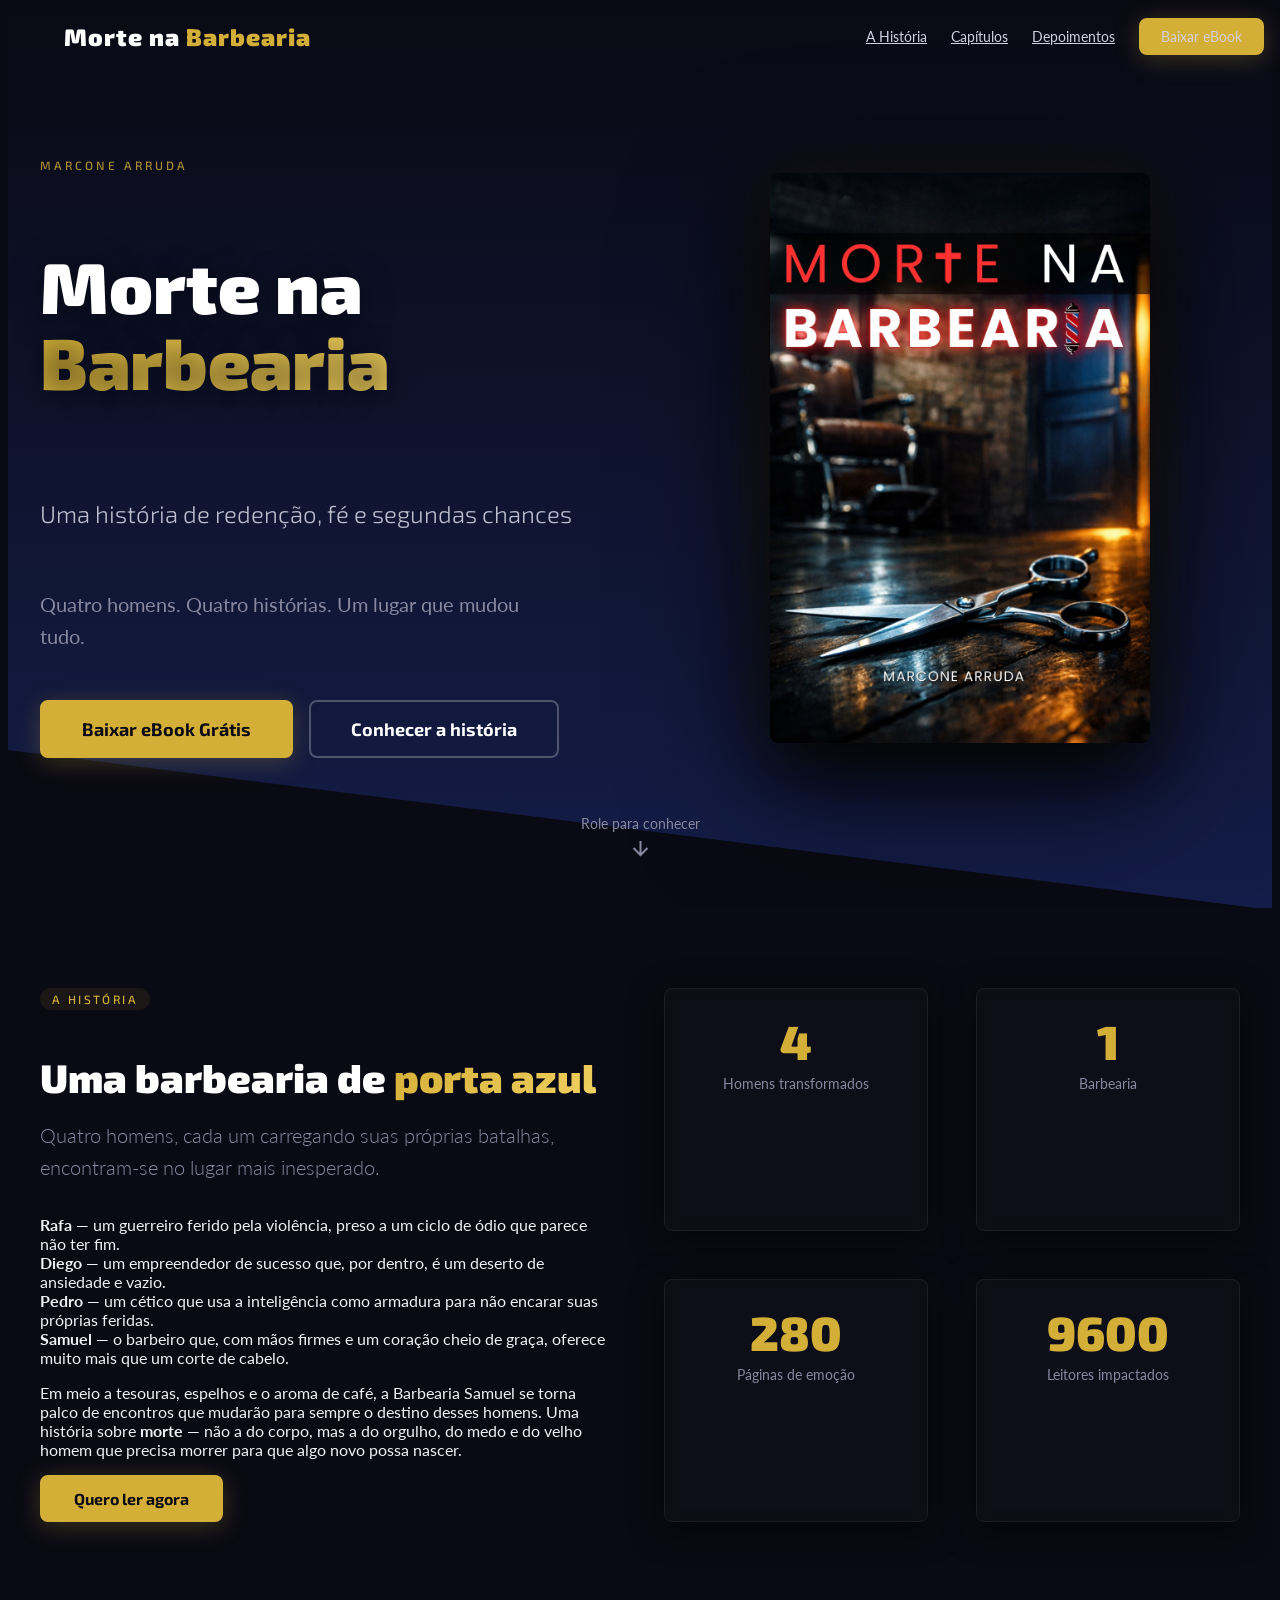
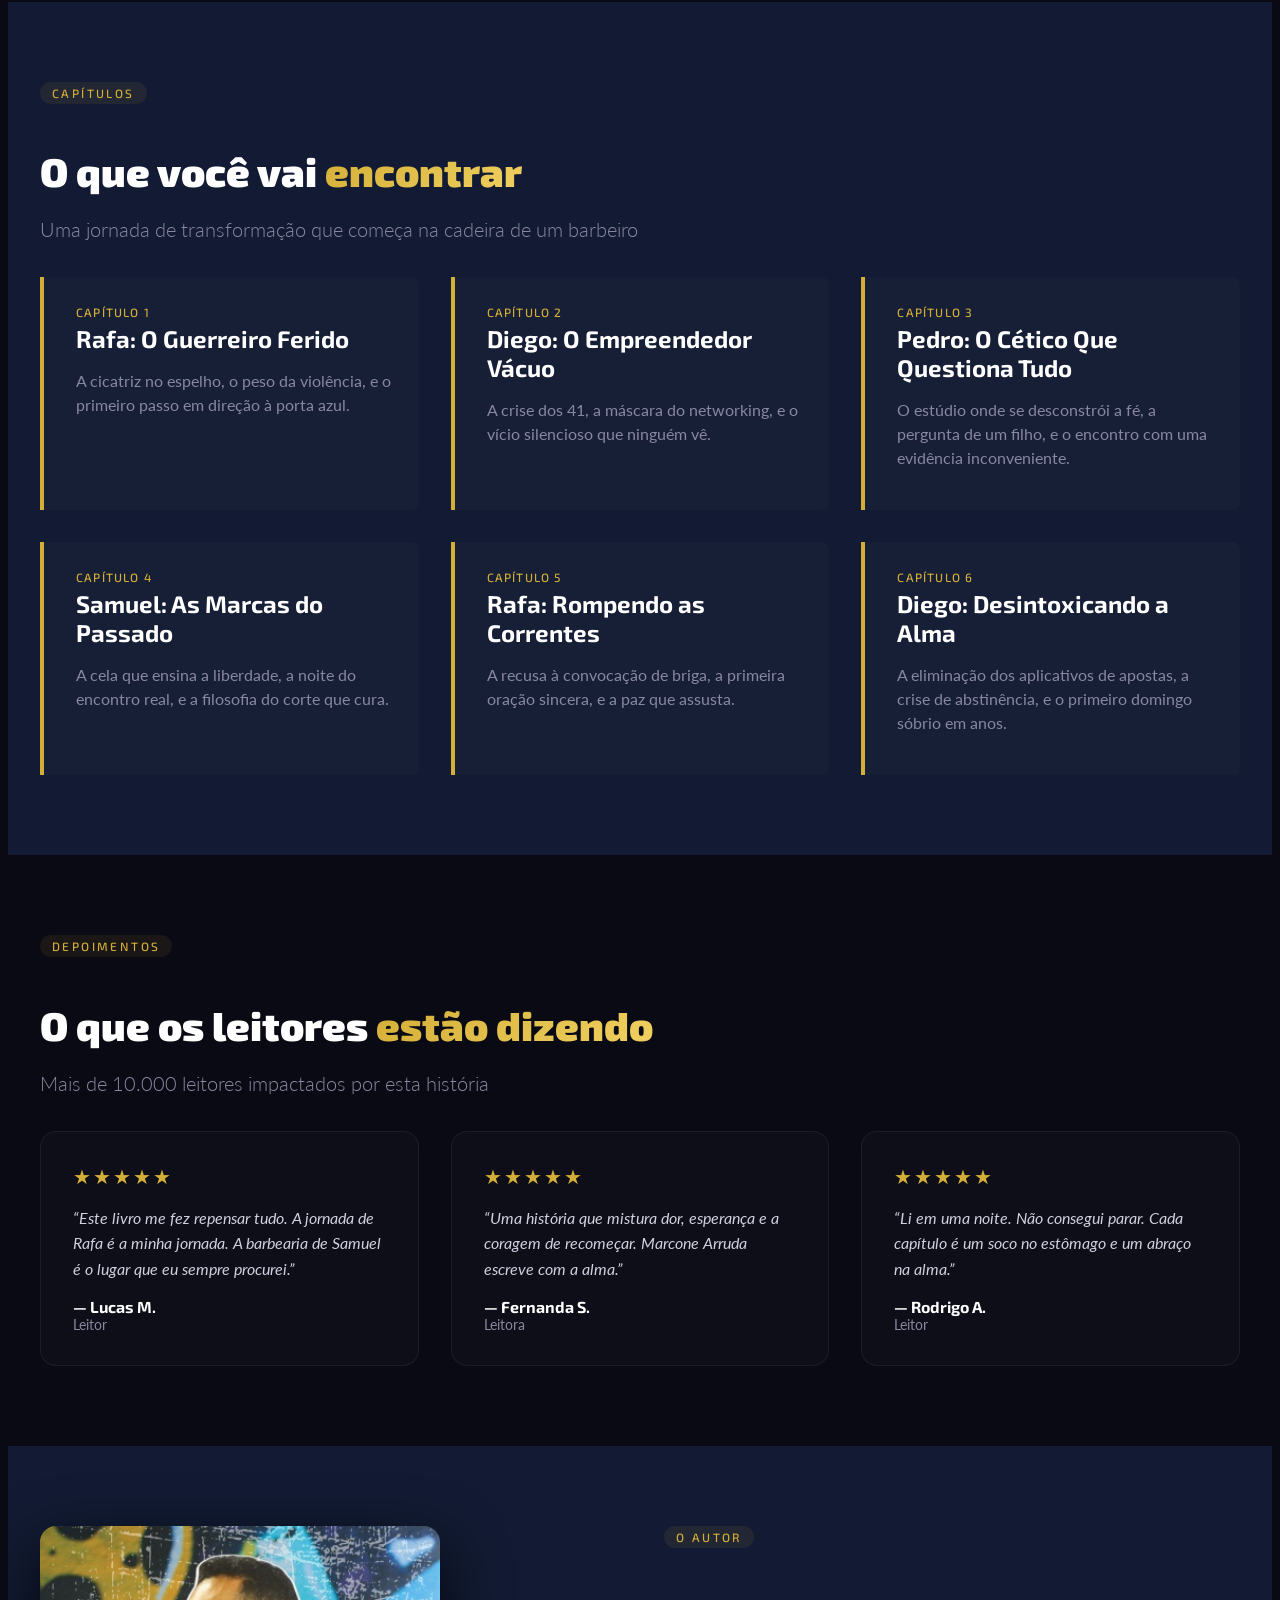
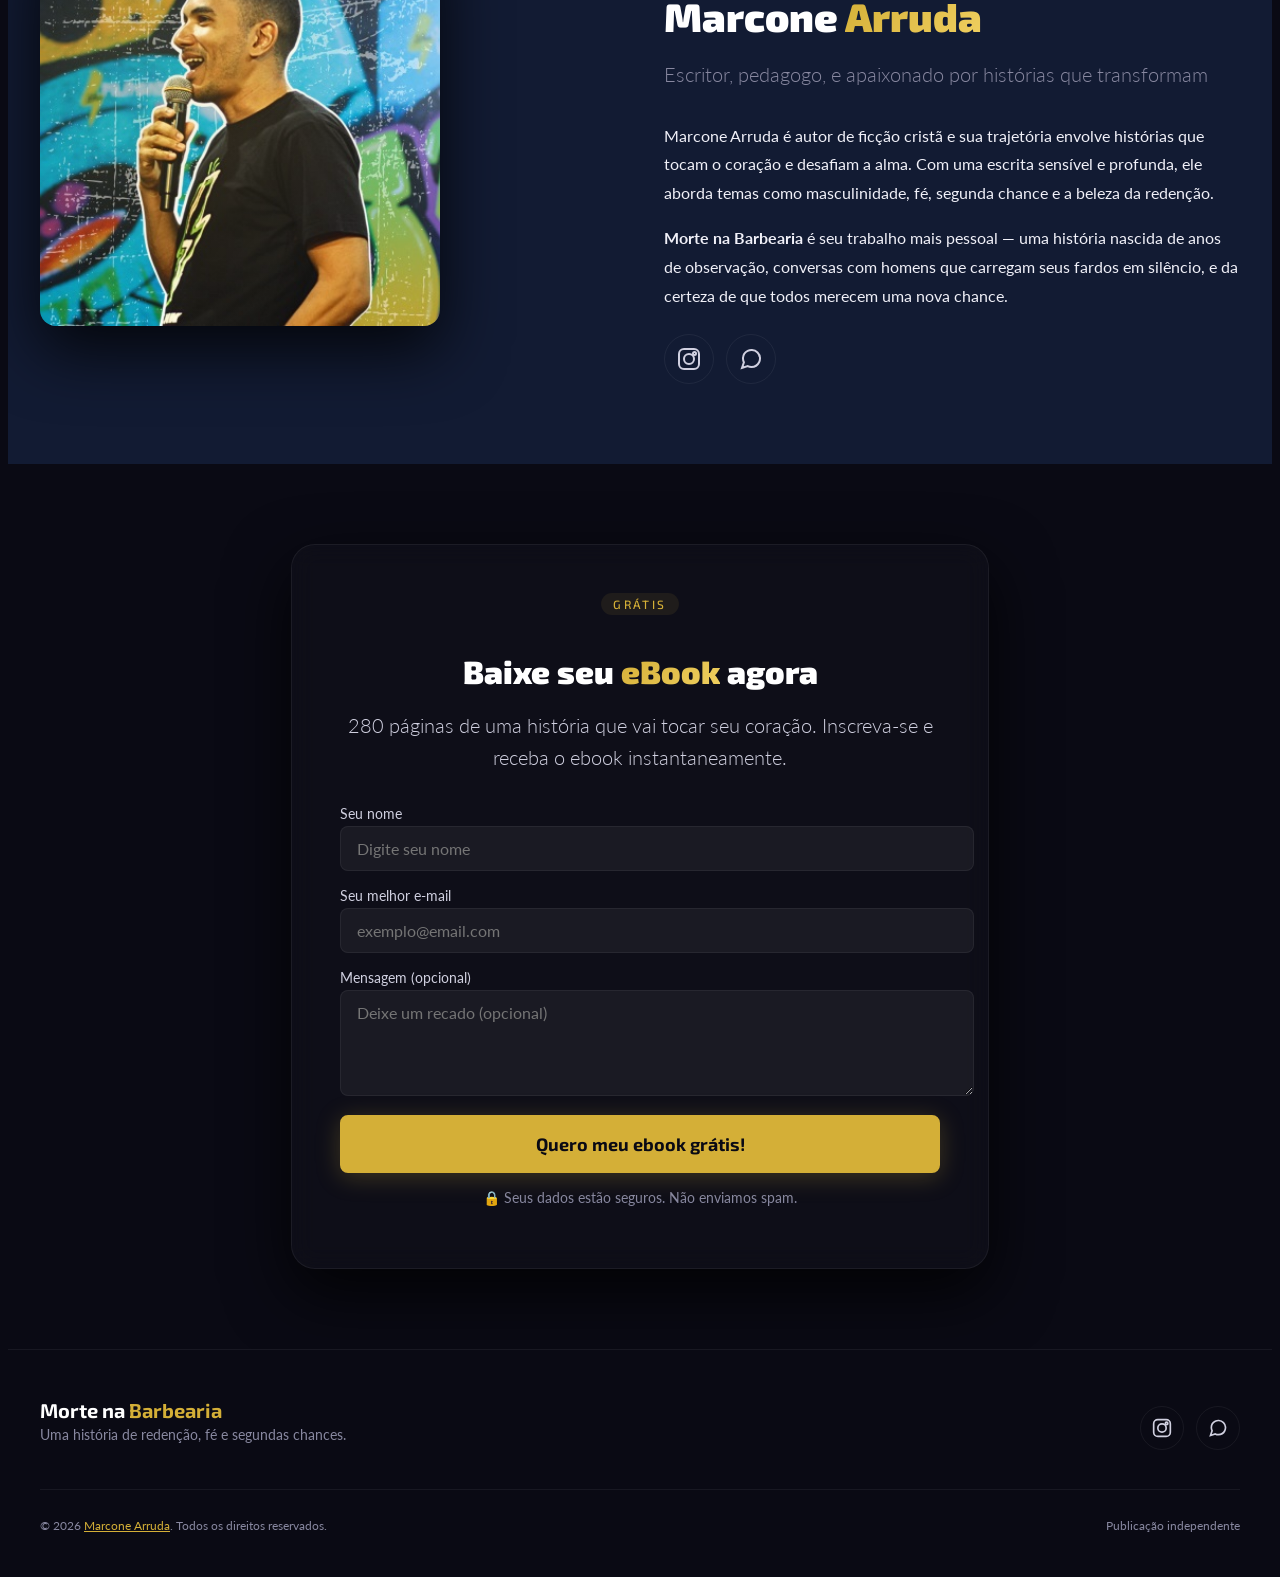
<file: index.html>
<!DOCTYPE html>
<html lang="pt-BR">
<head>
  <meta charset="UTF-8" />
  <meta name="viewport" content="width=device-width, initial-scale=1.0" />
  <title>Morte na Barbearia — Marcone Arruda</title>
  <meta name="description" content="Baixe grátis o ebook Morte na Barbearia, de Marcone Arruda. Uma história de redenção, fé e segundas chances." />
  <link rel="manifest" href="manifest.json" />
  <link rel="icon" href="assets/icons/favicon.ico" />
  <link rel="apple-touch-icon" href="assets/icons/icon-192.png" />
  <meta name="theme-color" content="#0a0a14" />

  <!-- Open Graph -->
  <meta property="og:title" content="Morte na Barbearia — Marcone Arruda" />
  <meta property="og:description" content="Baixe grátis o ebook Morte na Barbearia. Uma história de redenção, fé e segundas chances." />
  <meta property="og:image" content="https://seu-site.com/assets/images/og-image.jpg" />
  <meta property="og:url" content="https://seu-site.com" />
  <meta property="og:type" content="website" />

  <!-- Twitter Card -->
  <meta name="twitter:card" content="summary_large_image" />
  <meta name="twitter:title" content="Morte na Barbearia — Marcone Arruda" />
  <meta name="twitter:description" content="Baixe grátis o ebook Morte na Barbearia." />
  <meta name="twitter:image" content="https://seu-site.com/assets/images/og-image.jpg" />

  <!-- Schema.org (Product) -->
  <script type="application/ld+json">
  {
    "@context": "https://schema.org",
    "@type": "Product",
    "name": "Morte na Barbearia",
    "description": "Uma história de redenção, fé e segundas chances.",
    "image": "https://seu-site.com/assets/images/capa.jpg",
    "author": {
      "@type": "Person",
      "name": "Marcone Arruda"
    },
    "offers": {
      "@type": "Offer",
      "price": "0",
      "priceCurrency": "BRL"
    }
  }
  </script>

  <link rel="preconnect" href="https://fonts.googleapis.com" />
  <link rel="preconnect" href="https://fonts.gstatic.com" crossorigin />
  <link href="https://fonts.googleapis.com/css2?family=Exo+2:wght@300;500;700;900&family=Lato:wght@300;400;700&display=swap" rel="stylesheet" />

  <link rel="stylesheet" href="css/style.css" />
</head>
<body>

  <!-- HEADER -->
  <header class="header" role="banner">
    <div class="container">
      <div class="header-logo">Morte na <span>Barbearia</span></div>
      <nav class="header-nav" aria-label="Navegação principal">
        <a href="#about">A História</a>
        <a href="#chapters">Capítulos</a>
        <a href="#testimonials">Depoimentos</a>
        <a href="#form" class="btn btn-primary">Baixar eBook</a>
      </nav>
    </div>
  </header>

  <!-- HERO -->
  <section class="hero" id="hero" aria-label="Apresentação do livro">
    <div class="hero-overlay"></div>
    <div class="hero-shape-bottom" aria-hidden="true"></div>
    <div class="container hero-container">
      <div class="hero-content">
        <span class="hero-badge">MARCONE ARRUDA</span>
        <h1 class="hero-title">Morte na <span class="hero-title-highlight">Barbearia</span></h1>
        <p class="hero-subtitle">Uma história de redenção, fé e segundas chances</p>
        <p class="hero-description">Quatro homens. Quatro histórias. Um lugar que mudou tudo.</p>
        <div class="hero-actions">
          <a href="#form" class="btn btn-primary btn-lg">Baixar eBook Grátis</a>
          <a href="#about" class="btn btn-outline btn-lg">Conhecer a história</a>
        </div>
      </div>
      <div class="hero-image">
        <div class="book-mockup">
          <img src="assets/images/capa.jpg" alt="Capa do livro Morte na Barbearia" loading="lazy" decoding="async" />
          <div class="book-glow" aria-hidden="true"></div>
        </div>
      </div>
    </div>
    <div class="hero-scroll" aria-hidden="true">
      <span>Role para conhecer</span>
      <svg width="24" height="24" viewBox="0 0 24 24" fill="none" stroke="currentColor" stroke-width="2"><path d="M12 5v14M5 12l7 7 7-7"/></svg>
    </div>
  </section>

  <!-- ABOUT / A HISTÓRIA -->
  <section class="about section section--dark" id="about" aria-label="Sobre o livro">
    <div class="container">
      <div class="about-grid grid-2">
        <div class="about-text reveal">
          <span class="section-tag">A HISTÓRIA</span>
          <h2 class="section-title">Uma barbearia de <span class="highlight">porta azul</span></h2>
          <p class="section-sub">Quatro homens, cada um carregando suas próprias batalhas, encontram-se no lugar mais inesperado.</p>
          <div class="about-desc">
            <p><strong>Rafa</strong> — um guerreiro ferido pela violência, preso a um ciclo de ódio que parece não ter fim.<br />
            <strong>Diego</strong> — um empreendedor de sucesso que, por dentro, é um deserto de ansiedade e vazio.<br />
            <strong>Pedro</strong> — um cético que usa a inteligência como armadura para não encarar suas próprias feridas.<br />
            <strong>Samuel</strong> — o barbeiro que, com mãos firmes e um coração cheio de graça, oferece muito mais que um corte de cabelo.</p>
            <p>Em meio a tesouras, espelhos e o aroma de café, a Barbearia Samuel se torna palco de encontros que mudarão para sempre o destino desses homens. Uma história sobre <strong>morte</strong> — não a do corpo, mas a do orgulho, do medo e do velho homem que precisa morrer para que algo novo possa nascer.</p>
          </div>
          <a href="#form" class="btn btn-primary">Quero ler agora</a>
        </div>
        <div class="about-stats grid-2">
          <div class="stat-card card reveal reveal-delay-1">
            <span class="stat-number" data-count="4">0</span>
            <span class="stat-label">Homens transformados</span>
          </div>
          <div class="stat-card card reveal reveal-delay-2">
            <span class="stat-number" data-count="1">0</span>
            <span class="stat-label">Barbearia</span>
          </div>
          <div class="stat-card card reveal reveal-delay-3">
            <span class="stat-number" data-count="280">0</span>
            <span class="stat-label">Páginas de emoção</span>
          </div>
          <div class="stat-card card reveal reveal-delay-4">
            <span class="stat-number" data-count="10000">0</span>
            <span class="stat-label">Leitores impactados</span>
          </div>
        </div>
      </div>
    </div>
  </section>

  <!-- CHAPTERS -->
  <section class="chapters section section--navy" id="chapters" aria-label="Destaques do livro">
    <div class="container">
      <span class="section-tag">CAPÍTULOS</span>
      <h2 class="section-title">O que você vai <span class="highlight">encontrar</span></h2>
      <p class="section-sub">Uma jornada de transformação que começa na cadeira de um barbeiro</p>
      <div class="chapters-grid grid-3">
        <div class="chapter-card reveal reveal-delay-1">
          <span class="chapter-number">Capítulo 1</span>
          <h3 class="chapter-title">Rafa: O Guerreiro Ferido</h3>
          <p class="chapter-excerpt">A cicatriz no espelho, o peso da violência, e o primeiro passo em direção à porta azul.</p>
        </div>
        <div class="chapter-card reveal reveal-delay-2">
          <span class="chapter-number">Capítulo 2</span>
          <h3 class="chapter-title">Diego: O Empreendedor Vácuo</h3>
          <p class="chapter-excerpt">A crise dos 41, a máscara do networking, e o vício silencioso que ninguém vê.</p>
        </div>
        <div class="chapter-card reveal reveal-delay-3">
          <span class="chapter-number">Capítulo 3</span>
          <h3 class="chapter-title">Pedro: O Cético Que Questiona Tudo</h3>
          <p class="chapter-excerpt">O estúdio onde se desconstrói a fé, a pergunta de um filho, e o encontro com uma evidência inconveniente.</p>
        </div>
        <div class="chapter-card reveal reveal-delay-1">
          <span class="chapter-number">Capítulo 4</span>
          <h3 class="chapter-title">Samuel: As Marcas do Passado</h3>
          <p class="chapter-excerpt">A cela que ensina a liberdade, a noite do encontro real, e a filosofia do corte que cura.</p>
        </div>
        <div class="chapter-card reveal reveal-delay-2">
          <span class="chapter-number">Capítulo 5</span>
          <h3 class="chapter-title">Rafa: Rompendo as Correntes</h3>
          <p class="chapter-excerpt">A recusa à convocação de briga, a primeira oração sincera, e a paz que assusta.</p>
        </div>
        <div class="chapter-card reveal reveal-delay-3">
          <span class="chapter-number">Capítulo 6</span>
          <h3 class="chapter-title">Diego: Desintoxicando a Alma</h3>
          <p class="chapter-excerpt">A eliminação dos aplicativos de apostas, a crise de abstinência, e o primeiro domingo sóbrio em anos.</p>
        </div>
      </div>
    </div>
  </section>

  <!-- TESTIMONIALS -->
  <section class="testimonials section section--dark" id="testimonials" aria-label="Depoimentos">
    <div class="container">
      <span class="section-tag">DEPOIMENTOS</span>
      <h2 class="section-title">O que os leitores <span class="highlight">estão dizendo</span></h2>
      <p class="section-sub">Mais de 10.000 leitores impactados por esta história</p>
      <div class="testimonials-grid grid-3">
        <div class="testimonial-card reveal reveal-delay-1">
          <div class="testimonial-rating">★★★★★</div>
          <blockquote><p>“Este livro me fez repensar tudo. A jornada de Rafa é a minha jornada. A barbearia de Samuel é o lugar que eu sempre procurei.”</p></blockquote>
          <div class="testimonial-author"><strong>— Lucas M.</strong><span>Leitor</span></div>
        </div>
        <div class="testimonial-card reveal reveal-delay-2">
          <div class="testimonial-rating">★★★★★</div>
          <blockquote><p>“Uma história que mistura dor, esperança e a coragem de recomeçar. Marcone Arruda escreve com a alma.”</p></blockquote>
          <div class="testimonial-author"><strong>— Fernanda S.</strong><span>Leitora</span></div>
        </div>
        <div class="testimonial-card reveal reveal-delay-3">
          <div class="testimonial-rating">★★★★★</div>
          <blockquote><p>“Li em uma noite. Não consegui parar. Cada capítulo é um soco no estômago e um abraço na alma.”</p></blockquote>
          <div class="testimonial-author"><strong>— Rodrigo A.</strong><span>Leitor</span></div>
        </div>
      </div>
    </div>
  </section>

  <!-- AUTHOR -->
  <section class="author section section--navy" id="author" aria-label="Sobre o autor">
    <div class="container">
      <div class="author-grid grid-2">
        <div class="author-image reveal">
          <div class="author-image-frame">
            <img src="assets/images/author.jpg" alt="Marcone Arruda, autor de Morte na Barbearia" loading="lazy" decoding="async" />
            <div class="author-image-glow" aria-hidden="true"></div>
          </div>
        </div>
        <div class="author-text reveal">
          <span class="section-tag">O AUTOR</span>
          <h2 class="section-title">Marcone <span class="highlight">Arruda</span></h2>
          <p class="section-sub">Escritor, pedagogo, e apaixonado por histórias que transformam</p>
          <div class="author-bio">
            <p>Marcone Arruda é autor de ficção cristã e sua trajetória envolve histórias que tocam o coração e desafiam a alma. Com uma escrita sensível e profunda, ele aborda temas como masculinidade, fé, segunda chance e a beleza da redenção.</p>
            <p><strong>Morte na Barbearia</strong> é seu trabalho mais pessoal — uma história nascida de anos de observação, conversas com homens que carregam seus fardos em silêncio, e da certeza de que todos merecem uma nova chance.</p>
            <div class="author-social">
              <a href="https://www.instagram.com/marconearruda.autor/" target="_blank" rel="noopener noreferrer" aria-label="Instagram de Marcone Arruda">
                <svg width="24" height="24" viewBox="0 0 24 24" fill="none" stroke="currentColor" stroke-width="2"><rect x="2" y="2" width="20" height="20" rx="5"/><circle cx="12" cy="12" r="5"/><circle cx="17.5" cy="6.5" r="1.5"/></svg>
              </a>
              <a href="https://wa.link/zy3h8a" target="_blank" rel="noopener noreferrer" aria-label="WhatsApp de Marcone Arruda">
                <svg width="24" height="24" viewBox="0 0 24 24" fill="none" stroke="currentColor" stroke-width="2"><path d="M21 11.5a8.38 8.38 0 0 1-.9 3.8 8.5 8.5 0 0 1-7.6 4.7 8.38 8.38 0 0 1-3.8-.9L3 21l1.9-5.7a8.38 8.38 0 0 1-.9-3.8 8.5 8.5 0 0 1 4.7-7.6 8.38 8.38 0 0 1 3.8-.9h.5a8.48 8.48 0 0 1 8 8v.5z"/></svg>
              </a>
            </div>
          </div>
        </div>
      </div>
    </div>
  </section>

  <!-- CTA FORM -->
  <section class="cta-form section section--dark" id="form" aria-label="Baixe o ebook grátis">
    <div class="container">
      <div class="cta-form-card reveal">
        <span class="section-tag" style="color: var(--color-gold);">GRÁTIS</span>
        <h2 class="section-title" style="color: var(--color-white);">Baixe seu <span class="highlight">eBook</span> agora</h2>
        <p class="section-sub" style="color: var(--color-gray-light);">280 páginas de uma história que vai tocar seu coração. Inscreva-se e receba o ebook instantaneamente.</p>

        <form action="https://api.staticforms.dev/submit" method="POST" class="form-main" id="form-main">
          <input type="hidden" name="apiKey" value="sf_b28b453bf885be88f89f8e34" />

          <div class="form-group">
            <label for="form-name">Seu nome</label>
            <input type="text" id="form-name" name="name" placeholder="Digite seu nome" required />
            <span class="error-message"></span>
          </div>

          <div class="form-group">
            <label for="form-email">Seu melhor e-mail</label>
            <input type="email" id="form-email" name="email" placeholder="exemplo@email.com" required />
            <span class="error-message"></span>
          </div>

          <div class="form-group form-group-hidden">
            <label for="form-message">Mensagem (opcional)</label>
            <textarea id="form-message" name="message" placeholder="Deixe um recado (opcional)" rows="2"></textarea>
          </div>

          <button type="submit" class="btn btn-primary btn-block btn-lg">
            Quero meu ebook grátis!
          </button>
        </form>

        <p class="form-note">🔒 Seus dados estão seguros. Não enviamos spam.</p>
      </div>
    </div>
  </section>

  <!-- FOOTER -->
  <footer class="footer" role="contentinfo">
    <div class="container">
      <div class="footer-content">
        <div class="footer-brand">
          <span class="footer-logo">Morte na <span>Barbearia</span></span>
          <p class="footer-desc">Uma história de redenção, fé e segundas chances.</p>
        </div>
        <div class="footer-social">
          <a href="https://www.instagram.com/marconearruda.autor/" target="_blank" rel="noopener noreferrer" aria-label="Instagram">
            <svg width="20" height="20" viewBox="0 0 24 24" fill="none" stroke="currentColor" stroke-width="2"><rect x="2" y="2" width="20" height="20" rx="5"/><circle cx="12" cy="12" r="5"/><circle cx="17.5" cy="6.5" r="1.5"/></svg>
          </a>
          <a href="https://wa.link/zy3h8a" target="_blank" rel="noopener noreferrer" aria-label="WhatsApp">
            <svg width="20" height="20" viewBox="0 0 24 24" fill="none" stroke="currentColor" stroke-width="2"><path d="M21 11.5a8.38 8.38 0 0 1-.9 3.8 8.5 8.5 0 0 1-7.6 4.7 8.38 8.38 0 0 1-3.8-.9L3 21l1.9-5.7a8.38 8.38 0 0 1-.9-3.8 8.5 8.5 0 0 1 4.7-7.6 8.38 8.38 0 0 1 3.8-.9h.5a8.48 8.48 0 0 1 8 8v.5z"/></svg>
          </a>
        </div>
      </div>
      <div class="footer-bottom">
        <p>&copy; 2026 <a href="https://www.marconearruda.com.br" target="_blank" rel="noopener noreferrer">Marcone Arruda</a>. Todos os direitos reservados.</p>
        <p>Publicação independente</p>
      </div>
    </div>
  </footer>

  <script type="module" src="js/script.js"></script>

  <!-- Toast de confirmação -->
<div id="toast" class="toast" role="alert" aria-live="polite">
  <div class="toast-icon">✅</div>
  <div class="toast-content">
    <strong>Ebook enviado com sucesso!</strong>
    <p>Em breve você receberá sua amostra gratuita no e-mail informado.</p>
  </div>
  <button class="toast-close" aria-label="Fechar notificação">✕</button>
</div>
  
</body>
</html>
</file>
<file: css/style.css>
/* ============================================================
   ESTILO PRINCIPAL — IMPORTA TODOS OS MÓDULOS
   "Morte na Barbearia"
   ============================================================ */

@import url('reset.css');
@import url('variables.css');
@import url('layout.css');
@import url('components.css');
@import url('animations.css');
@import url('responsive.css');
@import url('utilities.css');

/* ----- ESTILOS GLOBAIS ADICIONAIS ----- */
body {
  background: var(--color-dark);
  color: var(--color-text-body);
  font-family: var(--font-body);
  overflow-x: hidden;
  -webkit-font-smoothing: antialiased;
  -moz-osx-font-smoothing: grayscale;
}

a {
  transition: color var(--transition-fast);
}

img {
  display: block;
  max-width: 100%;
}

::selection {
  background: var(--color-gold);
  color: var(--color-dark);
}

.about-desc p,
.author-bio p {
  color: #f0f0f8;
}

/* ===== TOAST DE CONFIRMAÇÃO ===== */
.toast {
  position: fixed;
  top: 20px;
  right: 20px;
  z-index: 9999;
  max-width: 400px;
  background: rgba(10, 10, 20, 0.92);
  backdrop-filter: blur(12px);
  -webkit-backdrop-filter: blur(12px);
  border: 1px solid var(--color-gold);
  border-radius: var(--radius-lg);
  padding: 1.25rem 1.5rem;
  box-shadow: var(--shadow-hard), 0 0 40px var(--color-gold-glow);
  display: flex;
  align-items: flex-start;
  gap: 1rem;
  transform: translateX(120%);
  transition: transform 0.5s cubic-bezier(0.16, 1, 0.3, 1), opacity 0.4s ease;
  opacity: 0;
  pointer-events: none;
}

.toast.show {
  transform: translateX(0);
  opacity: 1;
  pointer-events: auto;
}

.toast-icon {
  font-size: 1.8rem;
  line-height: 1;
}

.toast-content strong {
  display: block;
  font-family: var(--font-heading);
  font-size: var(--text-md);
  color: var(--color-gold);
}

.toast-content p {
  margin: 0.25rem 0 0;
  font-size: var(--text-sm);
  color: var(--color-gray-light);
}

.toast-close {
  background: none;
  border: none;
  color: var(--color-gray-mid);
  font-size: 1.2rem;
  cursor: pointer;
  padding: 0 0.25rem;
  transition: color var(--transition-fast);
}

.toast-close:hover {
  color: var(--color-white);
}
</file>
